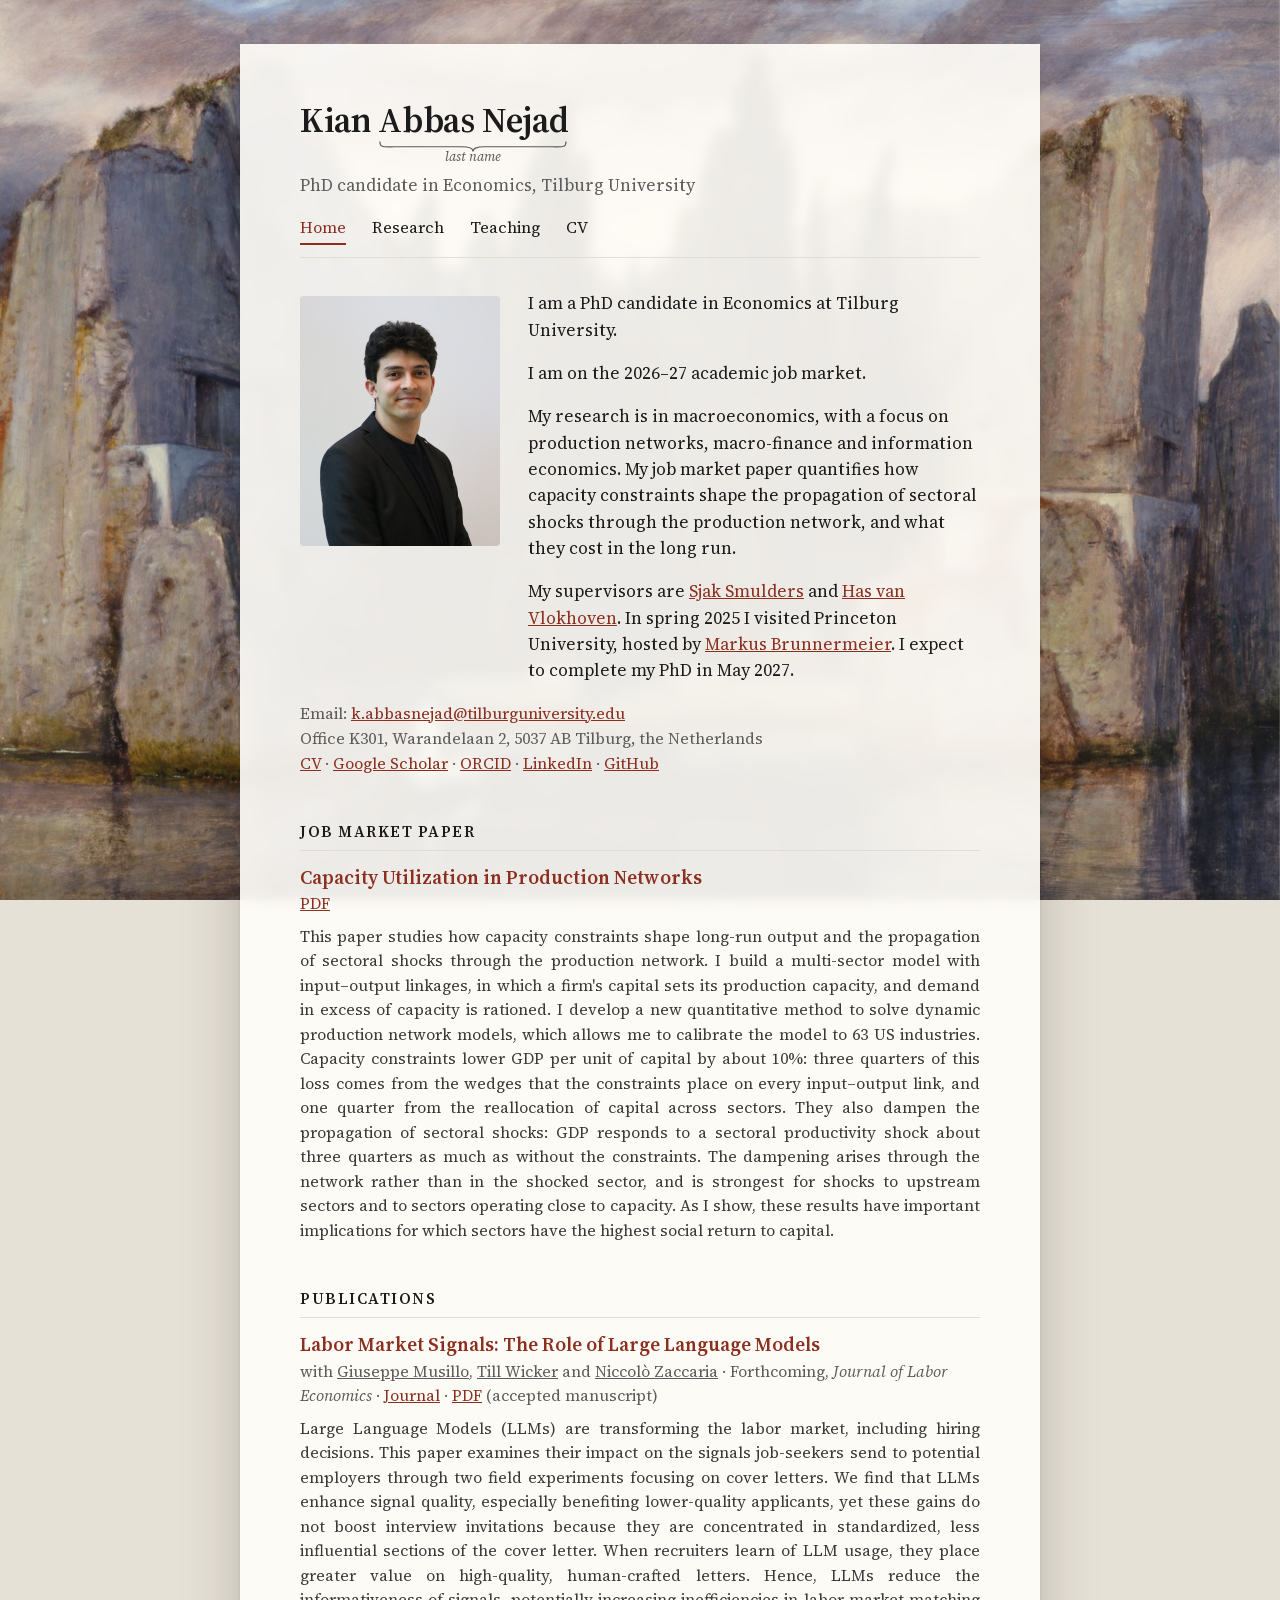
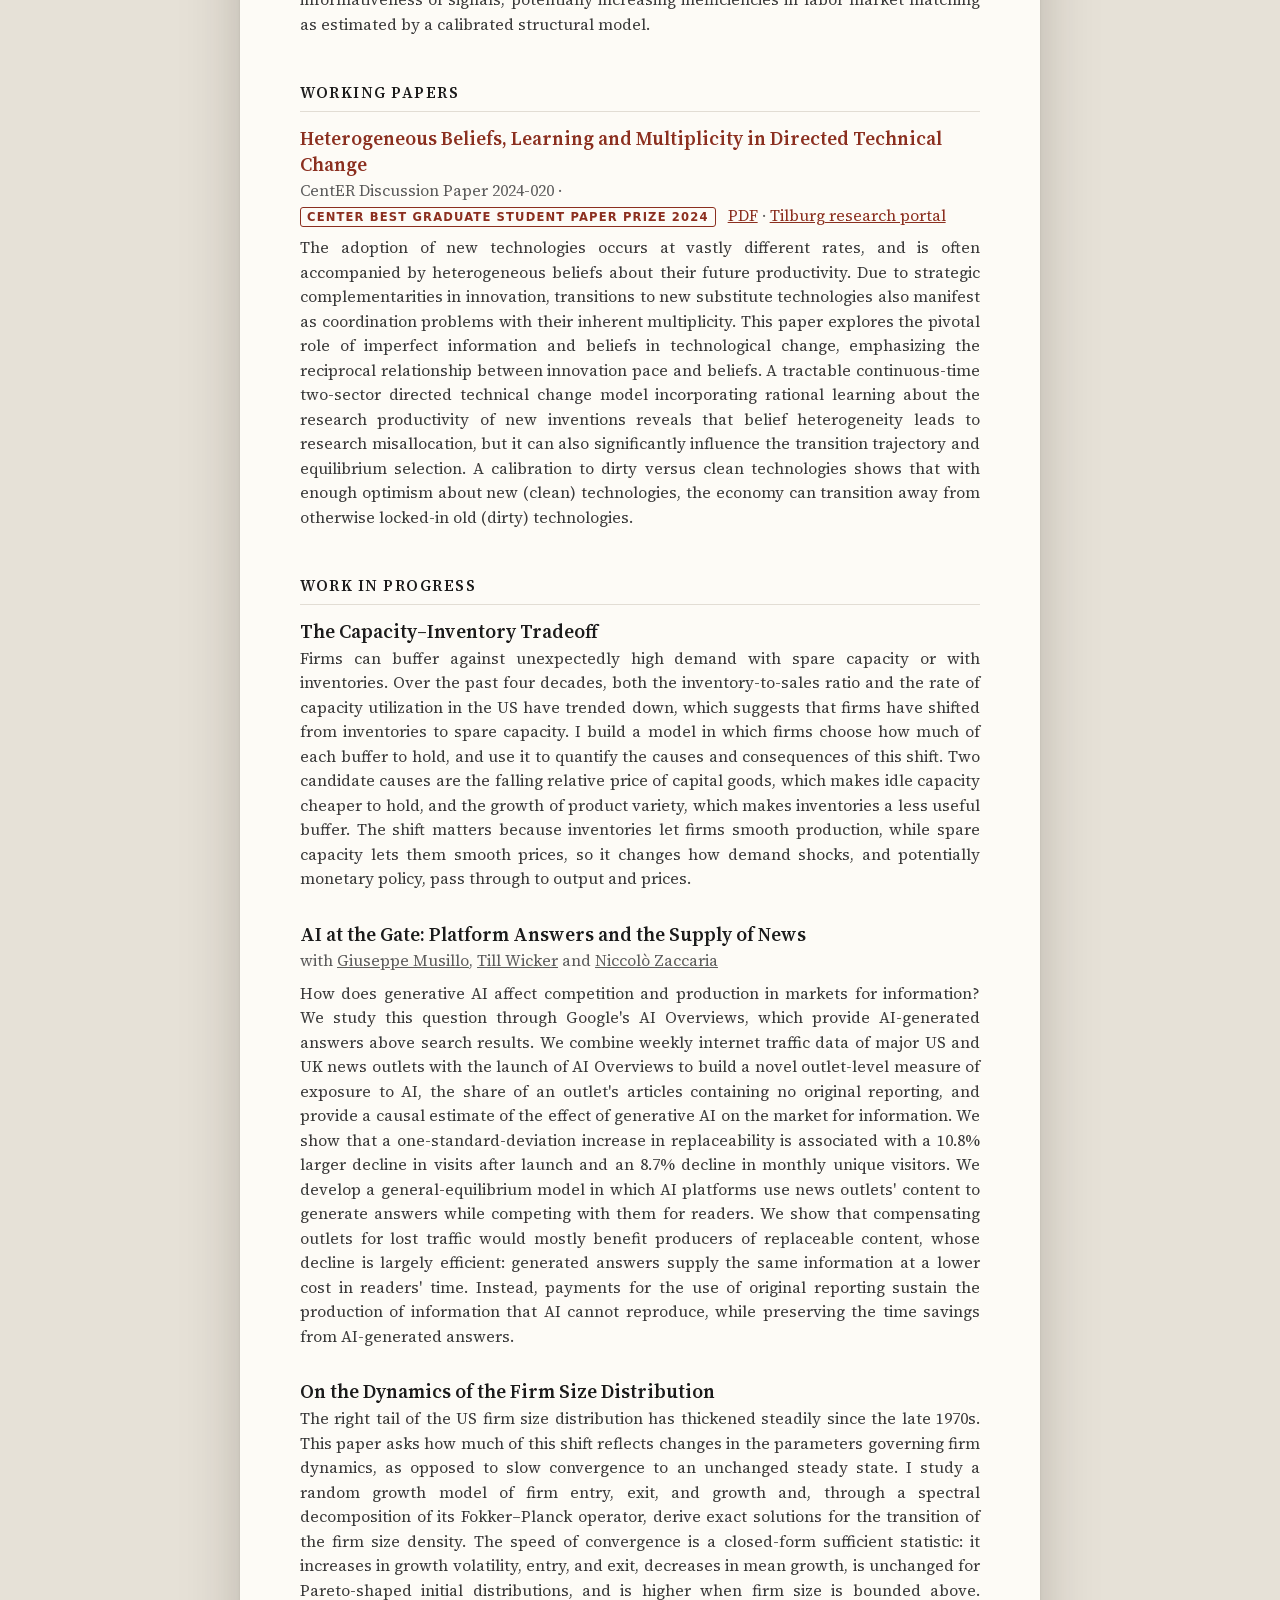
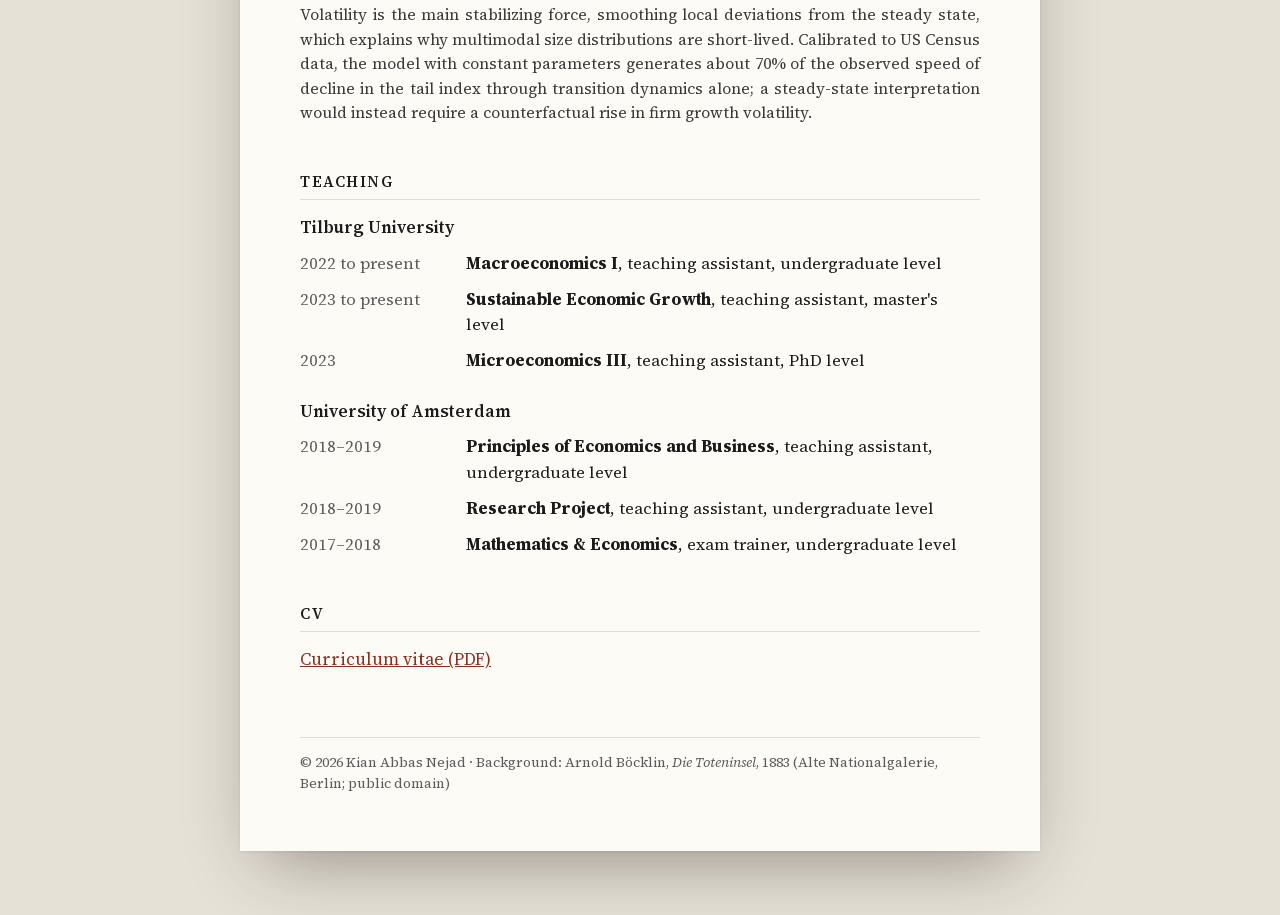
<file: index.html>
<!doctype html>
<html lang="en">
<head>
<meta charset="utf-8">
<meta name="viewport" content="width=device-width,initial-scale=1">
<title>Kian Abbas Nejad</title>
<meta name="description" content="Kian Abbas Nejad is a PhD candidate in Economics at Tilburg University on the 2026–27 academic job market. Research in macroeconomics: production networks, macro-finance and information economics.">
<link rel="canonical" href="https://kianabbasnejad.com/">
<meta property="og:type" content="website">
<meta property="og:site_name" content="Kian Abbas Nejad">
<meta property="og:title" content="Kian Abbas Nejad">
<meta property="og:description" content="PhD candidate in Economics, Tilburg University. Macroeconomics, production networks, macro-finance and information economics. On the 2026–27 job market.">
<meta property="og:url" content="https://kianabbasnejad.com/">
<meta property="og:image" content="https://kianabbasnejad.com/assets/og-image.jpg">
<meta property="og:image:width" content="1200">
<meta property="og:image:height" content="630">
<meta name="twitter:card" content="summary_large_image">
<link rel="icon" href="/assets/favicon.svg" type="image/svg+xml">
<link rel="icon" href="/assets/favicon-32.png" type="image/png" sizes="32x32">
<link rel="apple-touch-icon" href="/assets/apple-touch-icon.png">
<link rel="stylesheet" href="/assets/style.css?v=4">
<script type="application/ld+json">
{"@context":"https://schema.org","@type":"Person","name":"Kian Abbas Nejad","givenName":"Kian","familyName":"Abbas Nejad","url":"https://kianabbasnejad.com/","image":"https://kianabbasnejad.com/assets/kian.jpg","jobTitle":"PhD candidate in Economics","email":"mailto:k.abbasnejad@tilburguniversity.edu","affiliation":{"@type":"Organization","name":"Tilburg University","url":"https://www.tilburguniversity.edu/"},"knowsAbout":["Macroeconomics","Production networks","Macro-finance","Information economics"],"sameAs":["https://scholar.google.com/citations?user=rgm6spkAAAAJ","https://orcid.org/0009-0003-3855-0825","https://www.linkedin.com/in/kianabbasnejad/","https://github.com/KianAbbasNejad"]}
</script>
</head>
<body>
<div class="art" aria-hidden="true"></div>
<div class="wrap" id="top">
<header>
  <p class="name braced"><a href="/">Kian <span class="ub">Abbas Nejad<svg viewBox="0 0 200 12" preserveAspectRatio="none" aria-hidden="true" focusable="false"><path d="M1,1 C1,7.5 5,6.5 16,6.5 L88,6.5 C95,6.5 100,8 100,11.5 C100,8 105,6.5 112,6.5 L184,6.5 C195,6.5 199,7.5 199,1"/></svg></span></a></p>
  <p class="sub">PhD candidate in Economics, Tilburg University</p>
</header>
<nav class="tabs" aria-label="Main"><div class="tabs-in">
  <a href="/" class="active" data-s="top">Home</a>
  <a href="/#research" data-s="research">Research</a>
  <a href="/#teaching" data-s="teaching">Teaching</a>
  <a href="/#cv" data-s="cv">CV</a>
</div></nav>
<main>
  <img class="photo" src="/assets/kian.jpg" alt="Kian Abbas Nejad" width="200" height="250">
  <div class="bio">
  <p>I am a PhD candidate in Economics at Tilburg University.</p>
  <p>I am on the 2026–27 academic job market.</p>
  <p>My research is in macroeconomics, with a focus on production networks, macro-finance and information economics. My job market paper quantifies how capacity constraints shape the propagation of sectoral shocks through the production network, and what they cost in the long run.</p>
  <p>My supervisors are <a href="https://www.tilburguniversity.edu/staff/j-a-smulders" target="_blank" rel="noopener">Sjak Smulders</a> and <a href="https://sites.google.com/site/hasvanvlokhoven" target="_blank" rel="noopener">Has van Vlokhoven</a>. In spring 2025 I visited Princeton University, hosted by <a href="https://markus.scholar.princeton.edu/" target="_blank" rel="noopener">Markus Brunnermeier</a>. I expect to complete my PhD in May 2027.</p>
  </div>
  <p class="contact">Email: <a href="mailto:k.abbasnejad@tilburguniversity.edu">k.abbasnejad@tilburguniversity.edu</a><br>
  Office K301, Warandelaan 2, 5037 AB Tilburg, the Netherlands<br>
  <a href="/cv/Kian_Abbas_Nejad_CV.pdf" target="_blank" rel="noopener">CV</a> · <a href="https://scholar.google.com/citations?user=rgm6spkAAAAJ&amp;hl=en" target="_blank" rel="me noopener">Google Scholar</a> · <a href="https://orcid.org/0009-0003-3855-0825" target="_blank" rel="me noopener">ORCID</a> · <a href="https://www.linkedin.com/in/kianabbasnejad/" target="_blank" rel="me noopener">LinkedIn</a> · <a href="https://github.com/KianAbbasNejad" target="_blank" rel="me noopener">GitHub</a></p>

  <h2 id="research">Job Market Paper</h2>
  <div class="paper">
    <h3><a href="/papers/Abbas_Nejad_JMP.pdf" target="_blank" rel="noopener">Capacity Utilization in Production Networks</a></h3>
    <p class="meta"><a href="/papers/Abbas_Nejad_JMP.pdf" target="_blank" rel="noopener">PDF</a></p>
    <p class="abstract">This paper studies how capacity constraints shape long-run output and the propagation of sectoral shocks through the production network. I build a multi-sector model with input–output linkages, in which a firm's capital sets its production capacity, and demand in excess of capacity is rationed. I develop a new quantitative method to solve dynamic production network models, which allows me to calibrate the model to 63 US industries. Capacity constraints lower GDP per unit of capital by about 10%: three quarters of this loss comes from the wedges that the constraints place on every input–output link, and one quarter from the reallocation of capital across sectors. They also dampen the propagation of sectoral shocks: GDP responds to a sectoral productivity shock about three quarters as much as without the constraints. The dampening arises through the network rather than in the shocked sector, and is strongest for shocks to upstream sectors and to sectors operating close to capacity. As I show, these results have important implications for which sectors have the highest social return to capital.</p>
  </div>

  <h2>Publications</h2>
  <div class="paper">
    <h3><a href="https://www.journals.uchicago.edu/doi/10.1086/744669" target="_blank" rel="noopener">Labor Market Signals: The Role of Large Language Models</a></h3>
    <p class="meta">with <a class="coauthor" href="https://giuseppemusillo.github.io/" target="_blank" rel="noopener">Giuseppe Musillo</a>, <a class="coauthor" href="https://sites.google.com/view/tillwicker" target="_blank" rel="noopener">Till Wicker</a> and <a class="coauthor" href="https://niccolozaccaria.com/" target="_blank" rel="noopener">Niccolò Zaccaria</a> · Forthcoming, <em>Journal of Labor Economics</em> · <a href="https://www.journals.uchicago.edu/doi/10.1086/744669" target="_blank" rel="noopener">Journal</a> · <a href="/papers/Labor_Market_Signals_LLMs.pdf" target="_blank" rel="noopener">PDF</a> (accepted manuscript)</p>
    <p class="abstract">Large Language Models (LLMs) are transforming the labor market, including hiring decisions. This paper examines their impact on the signals job-seekers send to potential employers through two field experiments focusing on cover letters. We find that LLMs enhance signal quality, especially benefiting lower-quality applicants, yet these gains do not boost interview invitations because they are concentrated in standardized, less influential sections of the cover letter. When recruiters learn of LLM usage, they place greater value on high-quality, human-crafted letters. Hence, LLMs reduce the informativeness of signals, potentially increasing inefficiencies in labor market matching as estimated by a calibrated structural model.</p>
  </div>

  <h2>Working Papers</h2>
  <div class="paper">
    <h3><a href="/papers/Abbas_Nejad_Heterogeneous_Beliefs_DTC.pdf" target="_blank" rel="noopener">Heterogeneous Beliefs, Learning and Multiplicity in Directed Technical Change</a></h3>
    <p class="meta">CentER Discussion Paper 2024-020 · <span class="badge">CentER Best Graduate Student Paper Prize 2024</span> <a href="/papers/Abbas_Nejad_Heterogeneous_Beliefs_DTC.pdf" target="_blank" rel="noopener">PDF</a> · <a href="https://research.tilburguniversity.edu/en/publications/heterogeneous-beliefs-learning-and-multiplicity-in-directed-techn/" target="_blank" rel="noopener">Tilburg research portal</a></p>
    <p class="abstract">The adoption of new technologies occurs at vastly different rates, and is often accompanied by heterogeneous beliefs about their future productivity. Due to strategic complementarities in innovation, transitions to new substitute technologies also manifest as coordination problems with their inherent multiplicity. This paper explores the pivotal role of imperfect information and beliefs in technological change, emphasizing the reciprocal relationship between innovation pace and beliefs. A tractable continuous-time two-sector directed technical change model incorporating rational learning about the research productivity of new inventions reveals that belief heterogeneity leads to research misallocation, but it can also significantly influence the transition trajectory and equilibrium selection. A calibration to dirty versus clean technologies shows that with enough optimism about new (clean) technologies, the economy can transition away from otherwise locked-in old (dirty) technologies.</p>
  </div>

  <h2>Work in Progress</h2>
  <div class="paper">
    <h3>The Capacity–Inventory Tradeoff</h3>
    <p class="abstract">Firms can buffer against unexpectedly high demand with spare capacity or with inventories. Over the past four decades, both the inventory-to-sales ratio and the rate of capacity utilization in the US have trended down, which suggests that firms have shifted from inventories to spare capacity. I build a model in which firms choose how much of each buffer to hold, and use it to quantify the causes and consequences of this shift. Two candidate causes are the falling relative price of capital goods, which makes idle capacity cheaper to hold, and the growth of product variety, which makes inventories a less useful buffer. The shift matters because inventories let firms smooth production, while spare capacity lets them smooth prices, so it changes how demand shocks, and potentially monetary policy, pass through to output and prices.</p>
  </div>
  <div class="paper">
    <h3>AI at the Gate: Platform Answers and the Supply of News</h3>
    <p class="meta">with <a class="coauthor" href="https://giuseppemusillo.github.io/" target="_blank" rel="noopener">Giuseppe Musillo</a>, <a class="coauthor" href="https://sites.google.com/view/tillwicker" target="_blank" rel="noopener">Till Wicker</a> and <a class="coauthor" href="https://niccolozaccaria.com/" target="_blank" rel="noopener">Niccolò Zaccaria</a></p>
    <p class="abstract">How does generative AI affect competition and production in markets for information? We study this question through Google's AI Overviews, which provide AI-generated answers above search results. We combine weekly internet traffic data of major US and UK news outlets with the launch of AI Overviews to build a novel outlet-level measure of exposure to AI, the share of an outlet's articles containing no original reporting, and provide a causal estimate of the effect of generative AI on the market for information. We show that a one-standard-deviation increase in replaceability is associated with a 10.8% larger decline in visits after launch and an 8.7% decline in monthly unique visitors. We develop a general-equilibrium model in which AI platforms use news outlets' content to generate answers while competing with them for readers. We show that compensating outlets for lost traffic would mostly benefit producers of replaceable content, whose decline is largely efficient: generated answers supply the same information at a lower cost in readers' time. Instead, payments for the use of original reporting sustain the production of information that AI cannot reproduce, while preserving the time savings from AI-generated answers.</p>
  </div>
  <div class="paper">
    <h3>On the Dynamics of the Firm Size Distribution</h3>
    <p class="abstract">The right tail of the US firm size distribution has thickened steadily since the late 1970s. This paper asks how much of this shift reflects changes in the parameters governing firm dynamics, as opposed to slow convergence to an unchanged steady state. I study a random growth model of firm entry, exit, and growth and, through a spectral decomposition of its Fokker–Planck operator, derive exact solutions for the transition of the firm size density. The speed of convergence is a closed-form sufficient statistic: it increases in growth volatility, entry, and exit, decreases in mean growth, is unchanged for Pareto-shaped initial distributions, and is higher when firm size is bounded above. Volatility is the main stabilizing force, smoothing local deviations from the steady state, which explains why multimodal size distributions are short-lived. Calibrated to US Census data, the model with constant parameters generates about 70% of the observed speed of decline in the tail index through transition dynamics alone; a steady-state interpretation would instead require a counterfactual rise in firm growth volatility.</p>
  </div>

  <h2 id="teaching">Teaching</h2>
  <h3 class="inst">Tilburg University</h3>
  <dl class="teach">
    <dt>2022 to present</dt><dd><strong>Macroeconomics I</strong>, teaching assistant, undergraduate level</dd>
    <dt>2023 to present</dt><dd><strong>Sustainable Economic Growth</strong>, teaching assistant, master's level</dd>
    <dt>2023</dt><dd><strong>Microeconomics III</strong>, teaching assistant, PhD level</dd>
  </dl>

  <h3 class="inst">University of Amsterdam</h3>
  <dl class="teach">
    <dt>2018–2019</dt><dd><strong>Principles of Economics and Business</strong>, teaching assistant, undergraduate level</dd>
    <dt>2018–2019</dt><dd><strong>Research Project</strong>, teaching assistant, undergraduate level</dd>
    <dt>2017–2018</dt><dd><strong>Mathematics &amp; Economics</strong>, exam trainer, undergraduate level</dd>
  </dl>

  <h2 id="cv">CV</h2>
  <p><a href="/cv/Kian_Abbas_Nejad_CV.pdf" target="_blank" rel="noopener">Curriculum vitae (PDF)</a></p>
</main>
<footer>© 2026 Kian Abbas Nejad · Background: Arnold Böcklin, <em>Die Toteninsel</em>, 1883 (Alte Nationalgalerie, Berlin; public domain)</footer>
</div>
<script src="/assets/site.js?v=3" defer></script>
<!-- Cloudflare Web Analytics --><script type='module' src='https://static.cloudflareinsights.com/beacon.min.js' data-cf-beacon='{"token": "11c5c9d2dc6c4e82a126b1cda43f1b98"}'></script><!-- End Cloudflare Web Analytics -->
</body>
</html>
</file>
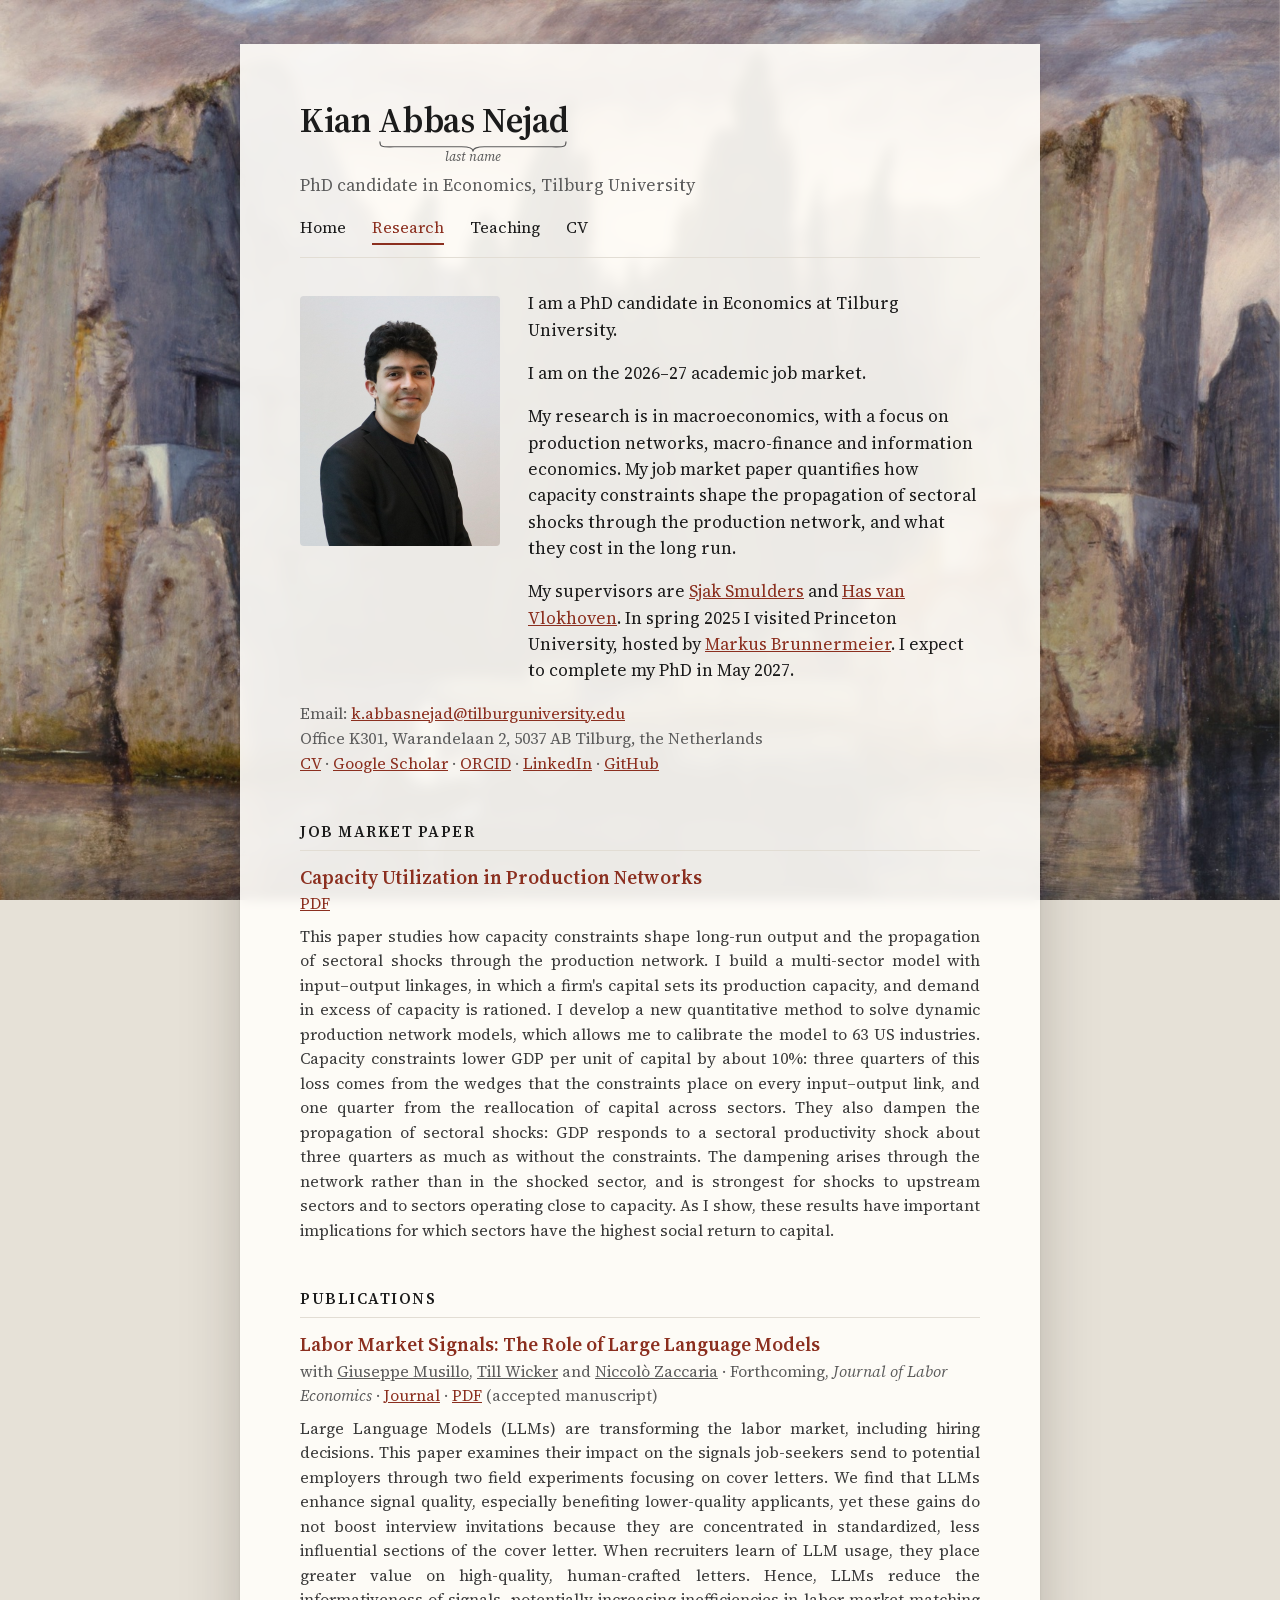
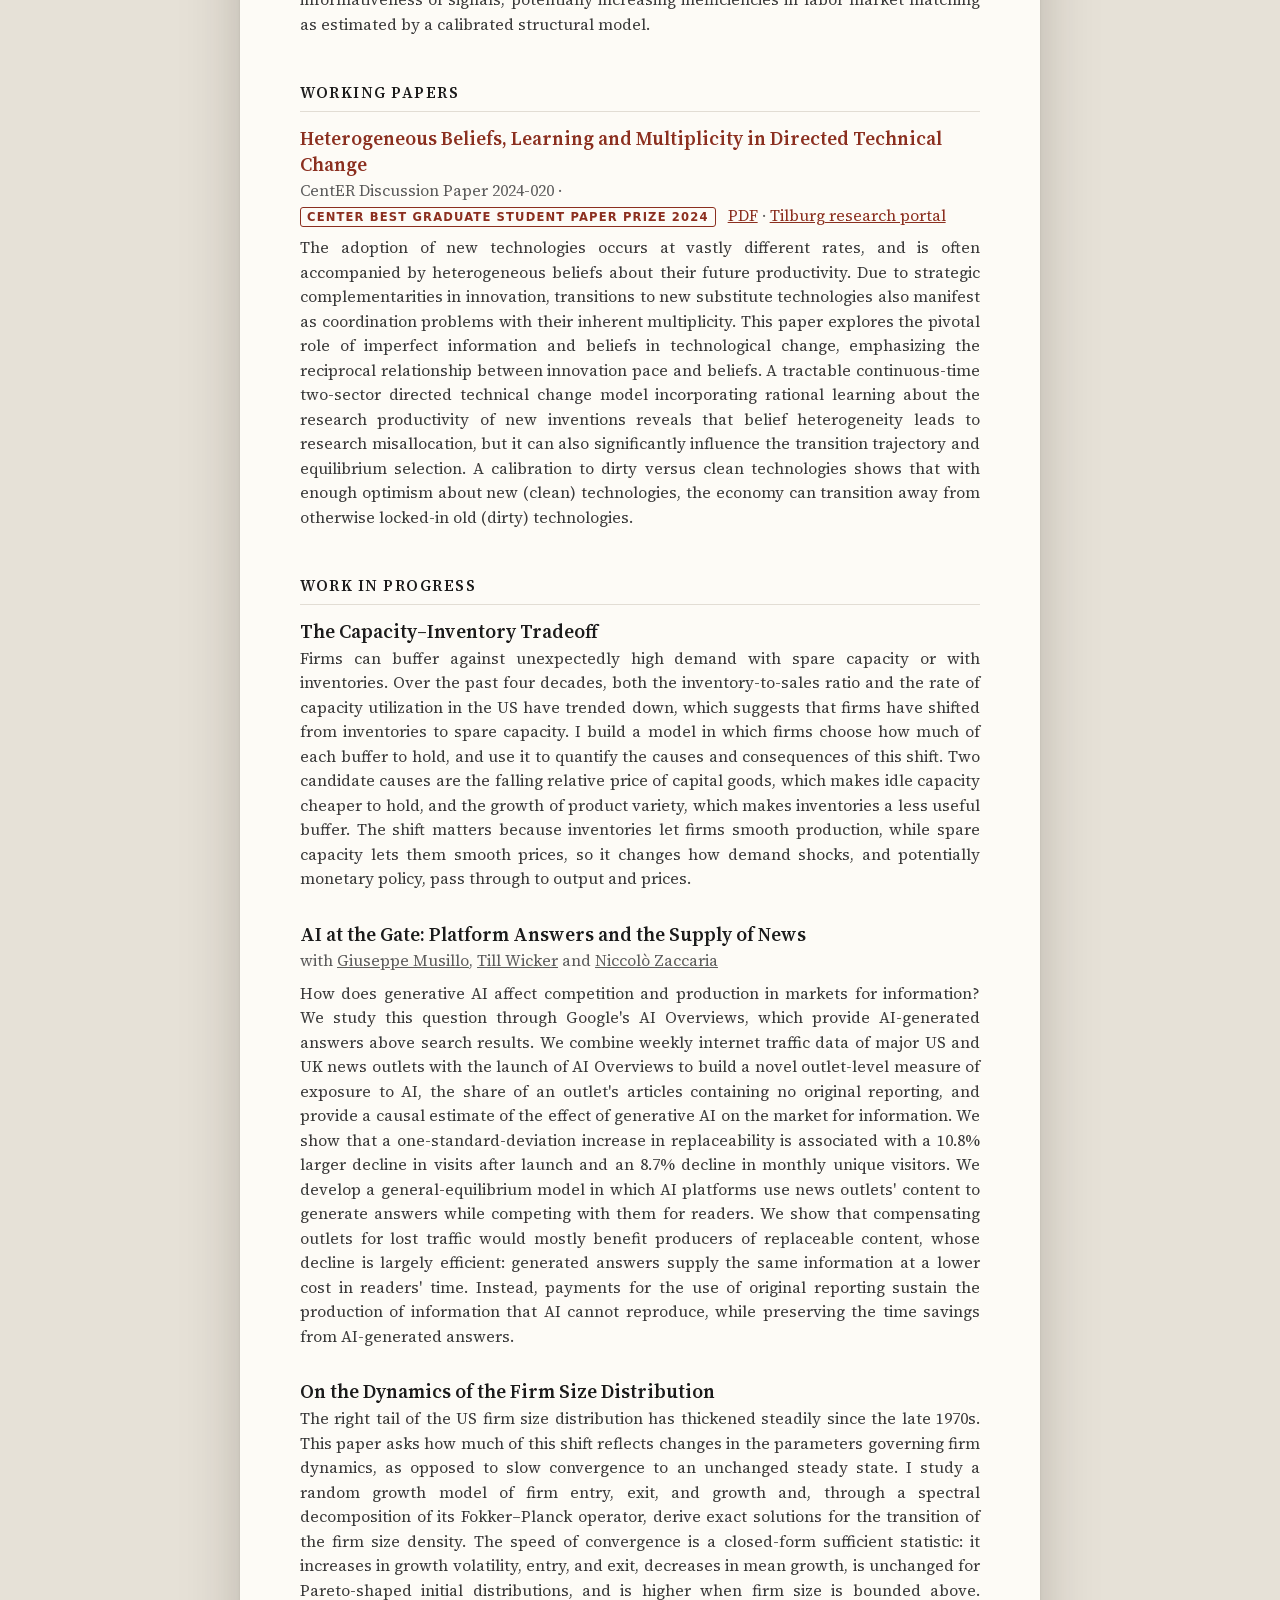
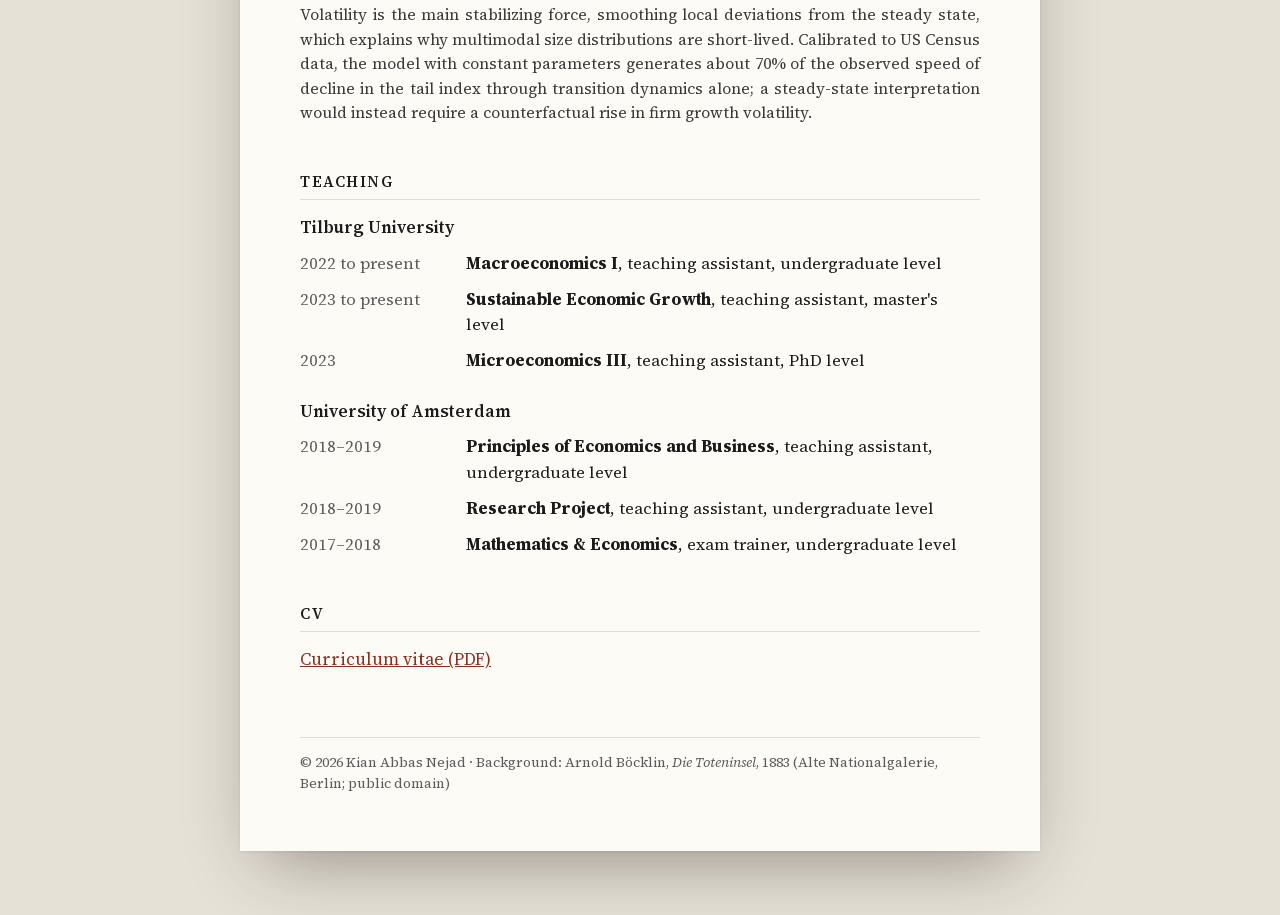
<file: research/index.html>
<!doctype html>
<html lang="en">
<head>
<meta charset="utf-8">
<meta name="viewport" content="width=device-width,initial-scale=1">
<title>Research · Kian Abbas Nejad</title>
<link rel="canonical" href="https://kianabbasnejad.com/">
<meta http-equiv="refresh" content="0; url=/#research">
<script>location.replace("/#research");</script>
<link rel="icon" href="/assets/favicon.svg" type="image/svg+xml">
</head>
<body>
<p>This page has moved: <a href="/#research">Research, on the home page of Kian Abbas Nejad</a>.</p>
</body>
</html>
</file>
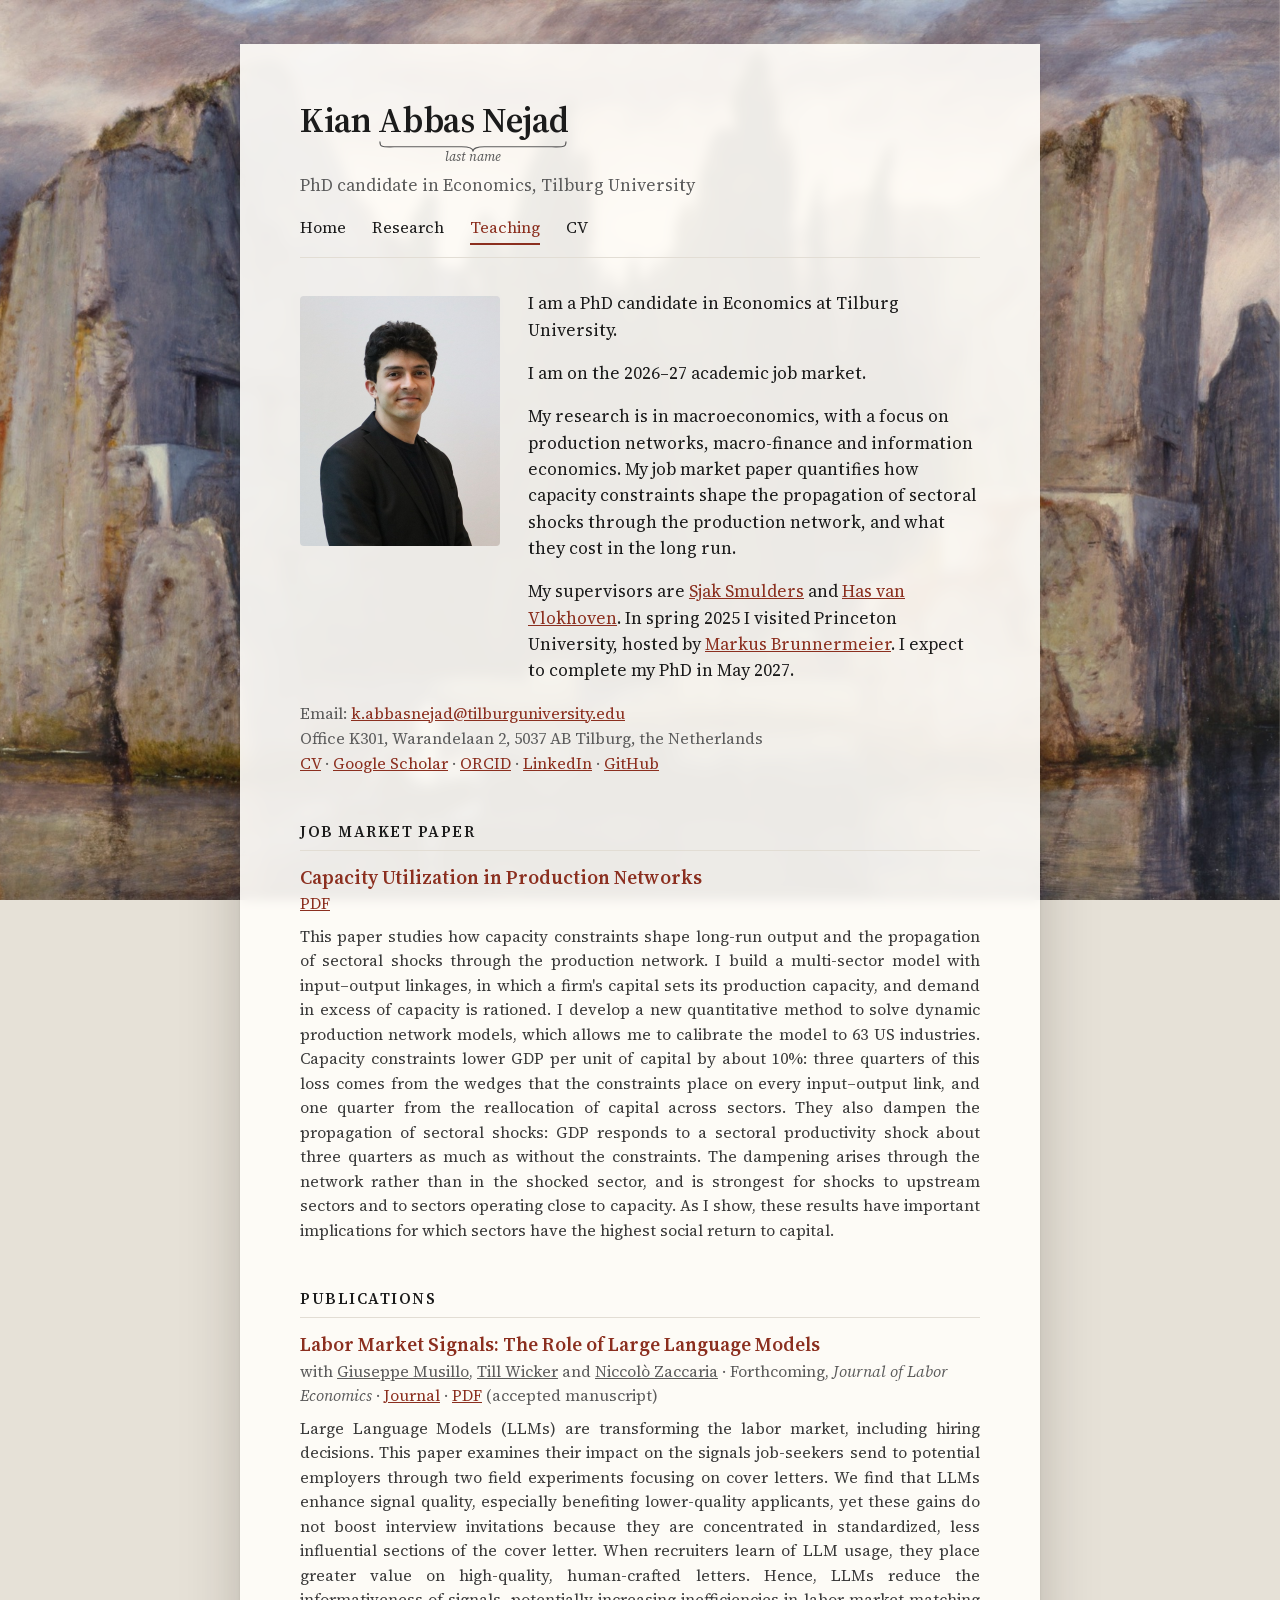
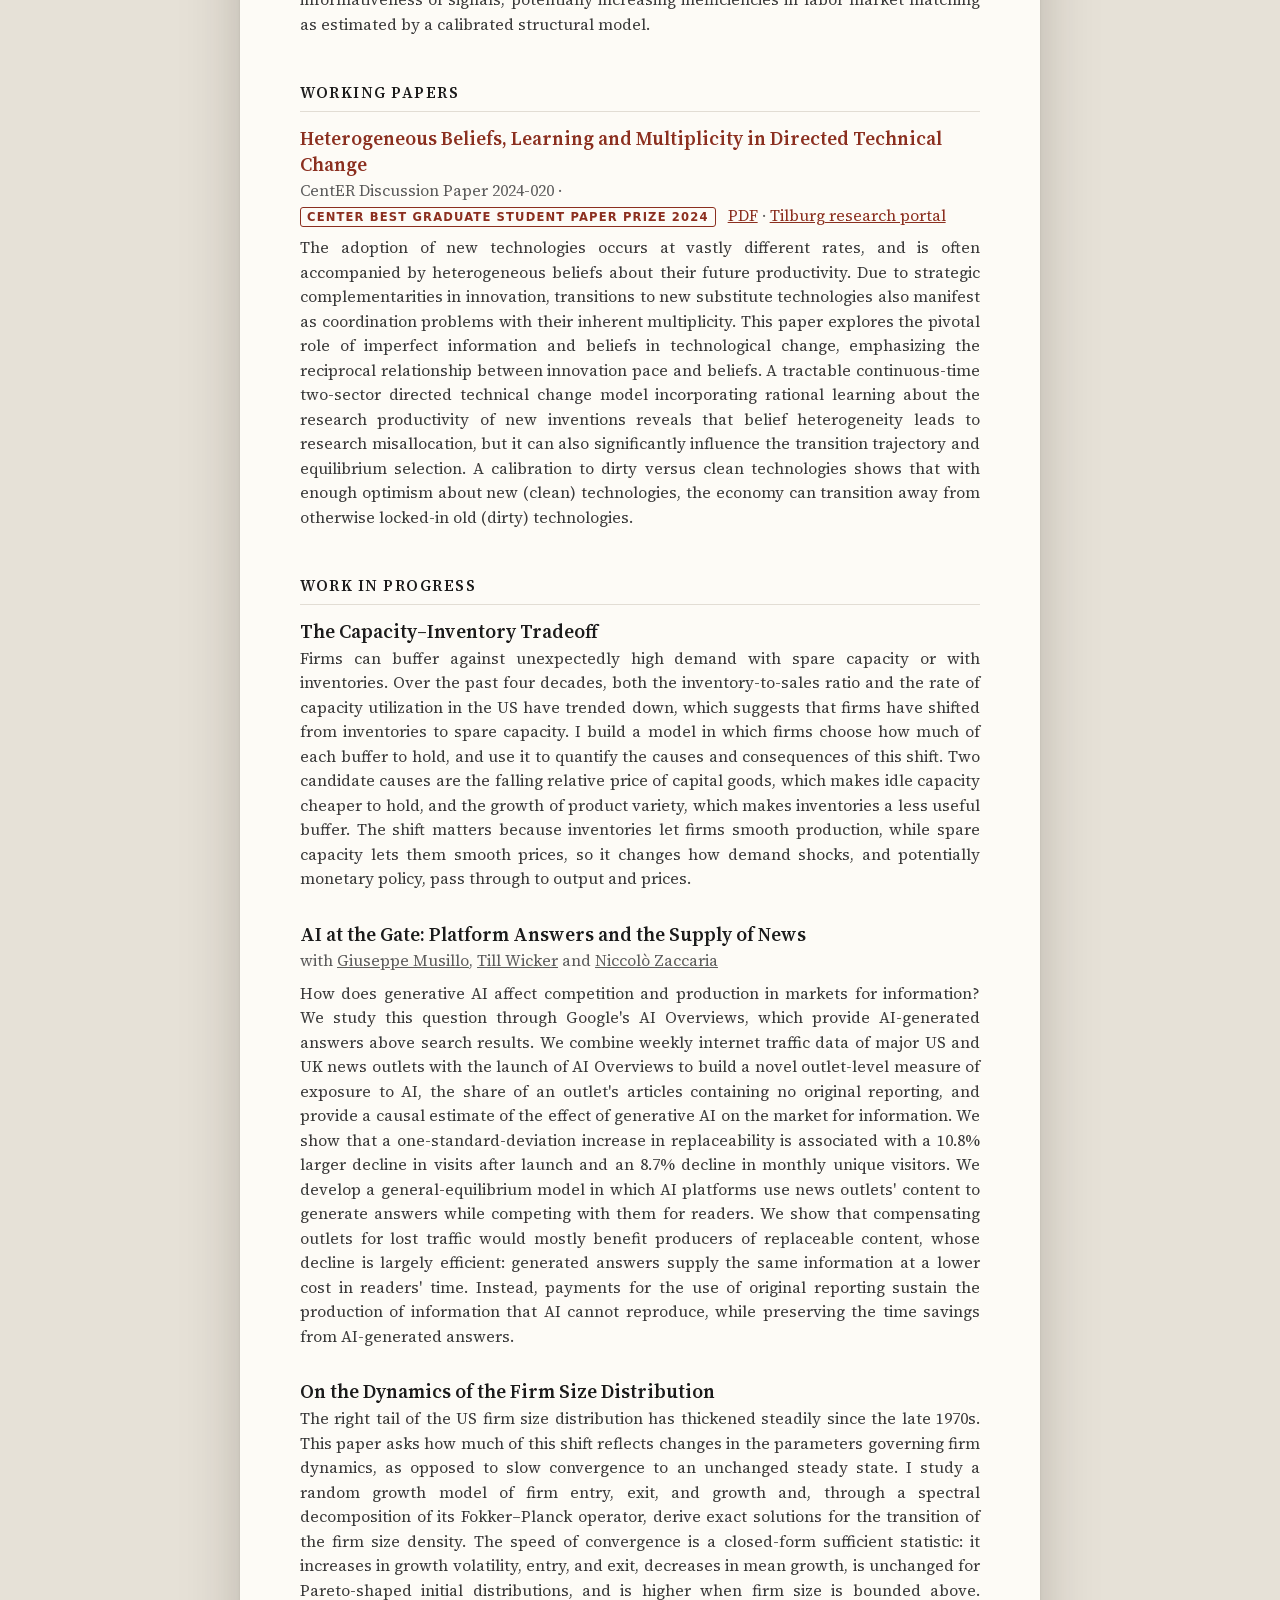
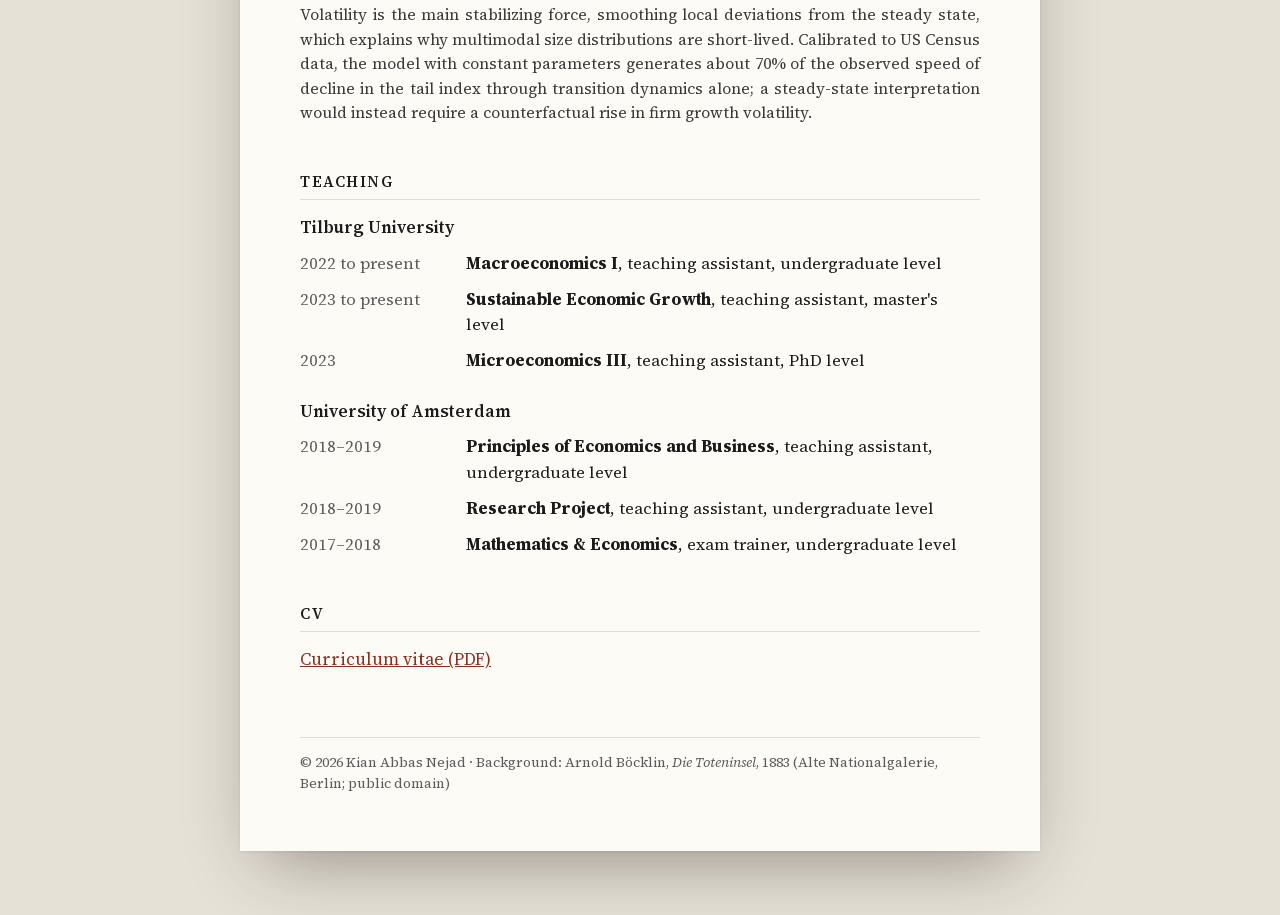
<file: teaching/index.html>
<!doctype html>
<html lang="en">
<head>
<meta charset="utf-8">
<meta name="viewport" content="width=device-width,initial-scale=1">
<title>Teaching · Kian Abbas Nejad</title>
<link rel="canonical" href="https://kianabbasnejad.com/">
<meta http-equiv="refresh" content="0; url=/#teaching">
<script>location.replace("/#teaching");</script>
<link rel="icon" href="/assets/favicon.svg" type="image/svg+xml">
</head>
<body>
<p>This page has moved: <a href="/#teaching">Teaching, on the home page of Kian Abbas Nejad</a>.</p>
</body>
</html>
</file>
<file: assets/style.css>
/* kianabbasnejad.com — stylesheet.
   Tunable values live in :root below: accent colour, painting strength (--art), card opacity (--card-a). */

@font-face{font-family:"Source Serif 4";font-style:normal;font-weight:300 700;font-display:swap;src:url(/assets/fonts/SourceSerif4-Roman-latin.woff2) format("woff2");unicode-range:U+0000-00FF,U+0131,U+0152-0153,U+02BB-02BC,U+02C6,U+02DA,U+02DC,U+0304,U+0308,U+0329,U+2000-206F,U+20AC,U+2122,U+2191,U+2193,U+2212,U+2215,U+FEFF,U+FFFD}
@font-face{font-family:"Source Serif 4";font-style:normal;font-weight:300 700;font-display:swap;src:url(/assets/fonts/SourceSerif4-Roman-latin-ext.woff2) format("woff2");unicode-range:U+0100-02BA,U+02BD-02C5,U+02C7-02CC,U+02CE-02D7,U+02DD-02FF,U+0304,U+0308,U+0329,U+1D00-1DBF,U+1E00-1E9F,U+1EF2-1EFF,U+2020,U+20A0-20AB,U+20AD-20C0,U+2113,U+2C60-2C7F,U+A720-A7FF}
@font-face{font-family:"Source Serif 4";font-style:italic;font-weight:300 700;font-display:swap;src:url(/assets/fonts/SourceSerif4-Italic-latin.woff2) format("woff2");unicode-range:U+0000-00FF,U+0131,U+0152-0153,U+02BB-02BC,U+02C6,U+02DA,U+02DC,U+0304,U+0308,U+0329,U+2000-206F,U+20AC,U+2122,U+2191,U+2193,U+2212,U+2215,U+FEFF,U+FFFD}
@font-face{font-family:"Source Serif 4";font-style:italic;font-weight:300 700;font-display:swap;src:url(/assets/fonts/SourceSerif4-Italic-latin-ext.woff2) format("woff2");unicode-range:U+0100-02BA,U+02BD-02C5,U+02C7-02CC,U+02CE-02D7,U+02DD-02FF,U+0304,U+0308,U+0329,U+1D00-1DBF,U+1E00-1E9F,U+1EF2-1EFF,U+2020,U+20A0-20AB,U+20AD-20C0,U+2113,U+2C60-2C7F,U+A720-A7FF}

:root{
  --text:#1b1b1b;
  --muted:#5c5c5c;
  --accent:#8b2f1f;      /* terracotta: links, paper titles, active tab */
  --rule:#e2ddd4;
  --card-rgb:255,253,249; /* cream card colour */
  --card-a:.92;           /* card opacity (0–1) */
  --base:#e6e1d7;         /* colour behind the painting while it loads */
  --art:1;                /* painting strength (0–1) */
}
*{box-sizing:border-box}
html{font-size:17px;scroll-behavior:smooth}
@media(prefers-reduced-motion:reduce){html{scroll-behavior:auto}}
body{margin:0;background:var(--base);color:var(--text);font-family:"Source Serif 4",Georgia,"Times New Roman",serif;line-height:1.55;-webkit-font-smoothing:antialiased}

/* The painting: fixed behind everything */
.art{position:fixed;inset:0;z-index:0;background:url(/assets/toteninsel.jpg) center 40%/cover no-repeat;opacity:var(--art);pointer-events:none}

/* The card */
.wrap{position:relative;z-index:1;max-width:800px;margin:44px auto 64px;padding:48px 60px 56px;background:rgba(var(--card-rgb),var(--card-a));backdrop-filter:blur(6px);-webkit-backdrop-filter:blur(6px);box-shadow:0 1px 2px rgba(40,30,20,.08),0 28px 70px -24px rgba(30,20,10,.45)}

/* Header and navigation */
header .name{font-size:2.1rem;font-weight:600;margin:0;letter-spacing:-.01em}
header .name a{color:inherit;text-decoration:none}
header .sub{margin:4px 0 0;color:var(--muted)}
/* The brace under the last name, as \underbrace{Abbas Nejad}_{last name}. The label is drawn here and is not in the
   page's text, so search engines and screen readers still read the plain name. Other versions: _mockups/name/ */
.name.braced{margin-bottom:1.45rem}
.ub{position:relative;display:inline-block}
.ub svg{position:absolute;left:.03em;width:calc(100% - .06em);top:calc(100% - .17em);height:.3em;overflow:visible;color:var(--muted)}
.ub svg path{fill:none;stroke:currentColor;stroke-width:1.15;stroke-linecap:round;stroke-linejoin:round;vector-effect:non-scaling-stroke}
.ub::after{content:"last name";position:absolute;left:-1em;right:-1em;top:calc(100% + .3em);text-align:center;font-size:.36em;font-weight:400;font-style:italic;letter-spacing:0;line-height:1;color:var(--muted);white-space:nowrap}
@supports (content:"x" / ""){.ub::after{content:"last name" / ""}}
/* The tabs are a full-width band of the card (hence the negative margins), so that they can cover the text that scrolls under them */
.tabs{margin:4px -60px 0;padding:12px 60px 0}
.tabs-in{padding-bottom:12px;border-bottom:1px solid var(--rule)}
.tabs a{display:inline-block;margin-right:22px;padding-bottom:3px;color:var(--text);text-decoration:none;font-size:.95rem}
.tabs a:hover{color:var(--accent)}
.tabs a.active{color:var(--accent);border-bottom:2px solid var(--accent)}
/* With JavaScript (assets/site.js sets .js and .stuck) the tabs stay at the top of the window while the page scrolls */
.js .tabs{position:sticky;top:0;z-index:2}
.js .tabs.stuck{background:rgb(var(--card-rgb));box-shadow:0 1px 0 var(--rule),0 12px 18px -16px rgba(40,30,20,.45)}
.js .tabs.stuck .tabs-in{border-bottom-color:transparent}
main{margin-top:32px}

/* Text */
a{color:var(--accent)}
p{margin:0 0 1em}
.muted{color:var(--muted)}
.photo{float:left;width:200px;height:auto;margin:6px 28px 12px 0;border-radius:4px}
.bio{overflow:hidden}                    /* the text stays a column beside the photo instead of running under it */
.contact{font-size:.95rem;color:var(--muted)}
h1{font-size:1.5rem;font-weight:600;margin:0 0 16px}
h2{clear:both;scroll-margin-top:76px;font-size:.9rem;text-transform:uppercase;letter-spacing:.1em;font-weight:600;margin:44px 0 14px;padding-bottom:6px;border-bottom:1px solid var(--rule)}
main > h2:first-child{margin-top:0}

/* Papers */
.paper{margin:0 0 30px}
.paper h3{font-size:1.12rem;font-weight:600;margin:0 0 2px;line-height:1.35}
.paper h3 a{color:var(--accent);text-decoration:none}
.paper h3 a:hover{text-decoration:underline}
.paper .meta{color:var(--muted);font-size:.93rem;margin:0 0 8px}
.paper .meta a.coauthor{color:inherit;text-decoration:underline}
.paper .abstract{font-size:.93rem;color:#3a3a3a;margin:0;text-align:justify;hyphens:auto}
.badge{display:inline-block;font:600 .68rem/1.4 system-ui,sans-serif;text-transform:uppercase;letter-spacing:.1em;color:var(--accent);border:1px solid var(--accent);border-radius:3px;padding:1px 6px;margin-right:8px;vertical-align:middle}
.refs{font-size:.95rem}

/* Teaching list: institution, then year column + description */
.inst{font-size:1rem;font-weight:600;margin:24px 0 10px}
h2 + .inst{margin-top:0}
.teach{display:grid;grid-template-columns:150px 1fr;row-gap:10px;column-gap:16px;margin:0 0 8px;font-size:.98rem}
.teach dt{color:var(--muted);margin:0}
.teach dd{margin:0}

footer{margin-top:64px;padding-top:14px;border-top:1px solid var(--rule);color:var(--muted);font-size:.82rem}

@media(max-width:760px){
  html{font-size:16px}
  .art{display:none}                       /* phones: card fills the screen, painting not loaded */
  body{background:rgb(var(--card-rgb))}
  .wrap{margin:0;padding:28px 20px 44px;box-shadow:none;backdrop-filter:none;-webkit-backdrop-filter:none}
  .tabs{margin:4px -20px 0;padding:12px 20px 0}
  .photo{float:none;display:block;width:170px;margin:0 0 20px}
  .teach{grid-template-columns:1fr;row-gap:2px}
  .teach dt{margin-top:10px}
}
</file>
